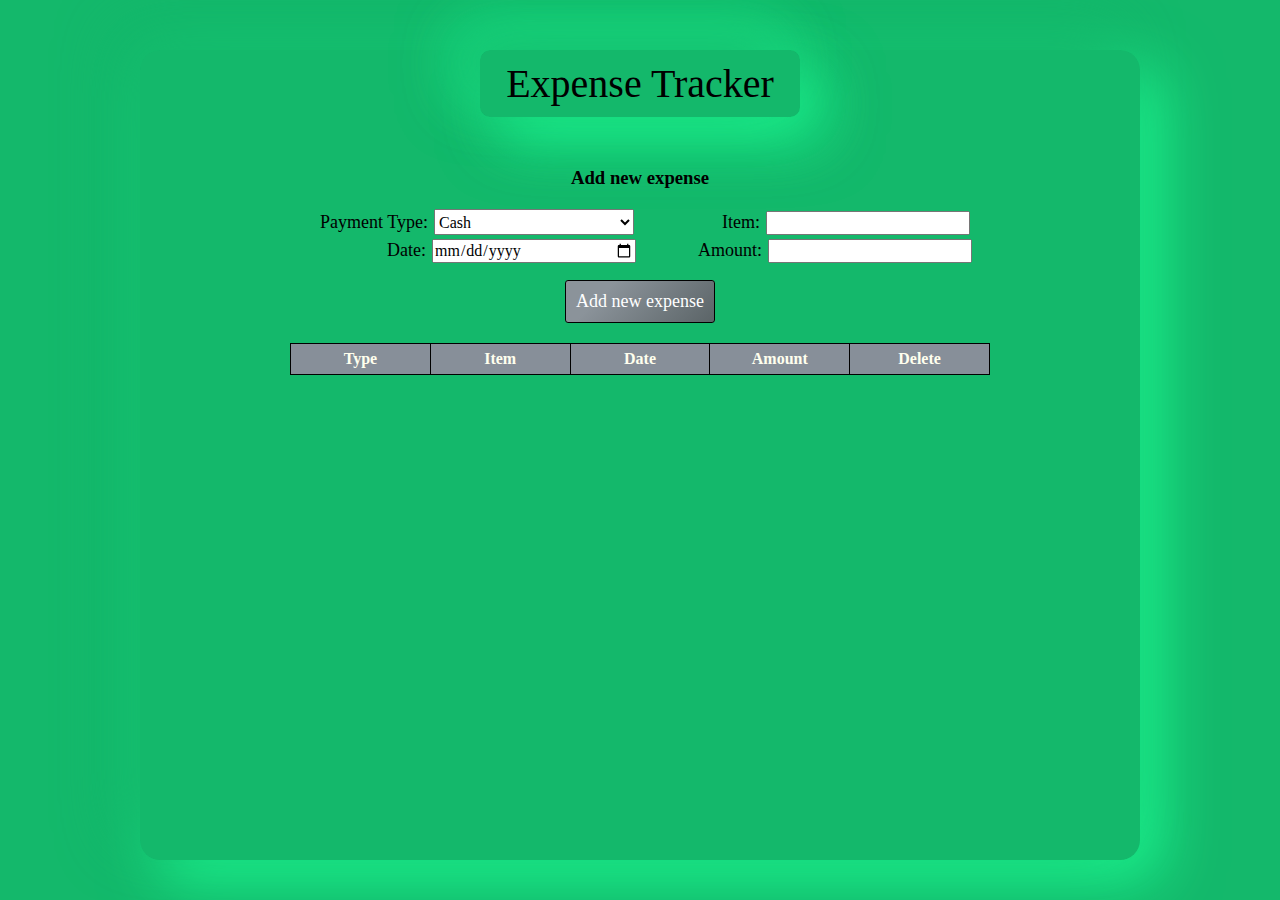
<file: Exptracker/index.html>
<!DOCTYPE html>
<html lang="en">

<head>
    <meta charset="UTF-8">
    <meta http-equiv="X-UA-Compatible" content="IE=edge">
    <meta name="viewport" content="width=device-width, initial-scale=1.0">
    <link rel="stylesheet" href="style.css">
    <link rel="stylesheet" href="https://cdnjs.cloudflare.com/ajax/libs/font-awesome/4.7.0/css/font-awesome.min.css">
    <title>Expense Tracker</title>
</head>

<body>
    <div class="container">
        <div class="max-width">
            <div class="title">Expense Tracker</div>
            <div class="input-data">
                <h3>Add new expense</h3><br>
                <label for="type">Payment Type: </label>
                <select id="type" name="type" id="type">
                    <option value="Cash">Cash</option>
                    <option value="Credit">Credit Card</option>
                    <option value="Debit">Debit Card</option>
                </select>
                <label for="name">Item: </label>
                <input id="name" type="text" name="name">
                <br>
                <label for="date">Date: </label>
                <input id="date" type="date" name="name">
                <label for="amount">Amount: </label>
                <input id="amount" type="number" name="amount">
            </div>
            <button class="add-button" type="button" onclick="addRow()">Add new expense</button>
            
            <table class="table-data" id="table-data">
                <tr>
                    <th>Type</th>
                    <th>Item</th>
                    <th>Date</th>
                    <th>Amount</th>
                    <th>Delete</th>
                </tr>
            </table>
        </div>
    </div>
    <script src="script.js"></script>
</body>

</html>
</file>
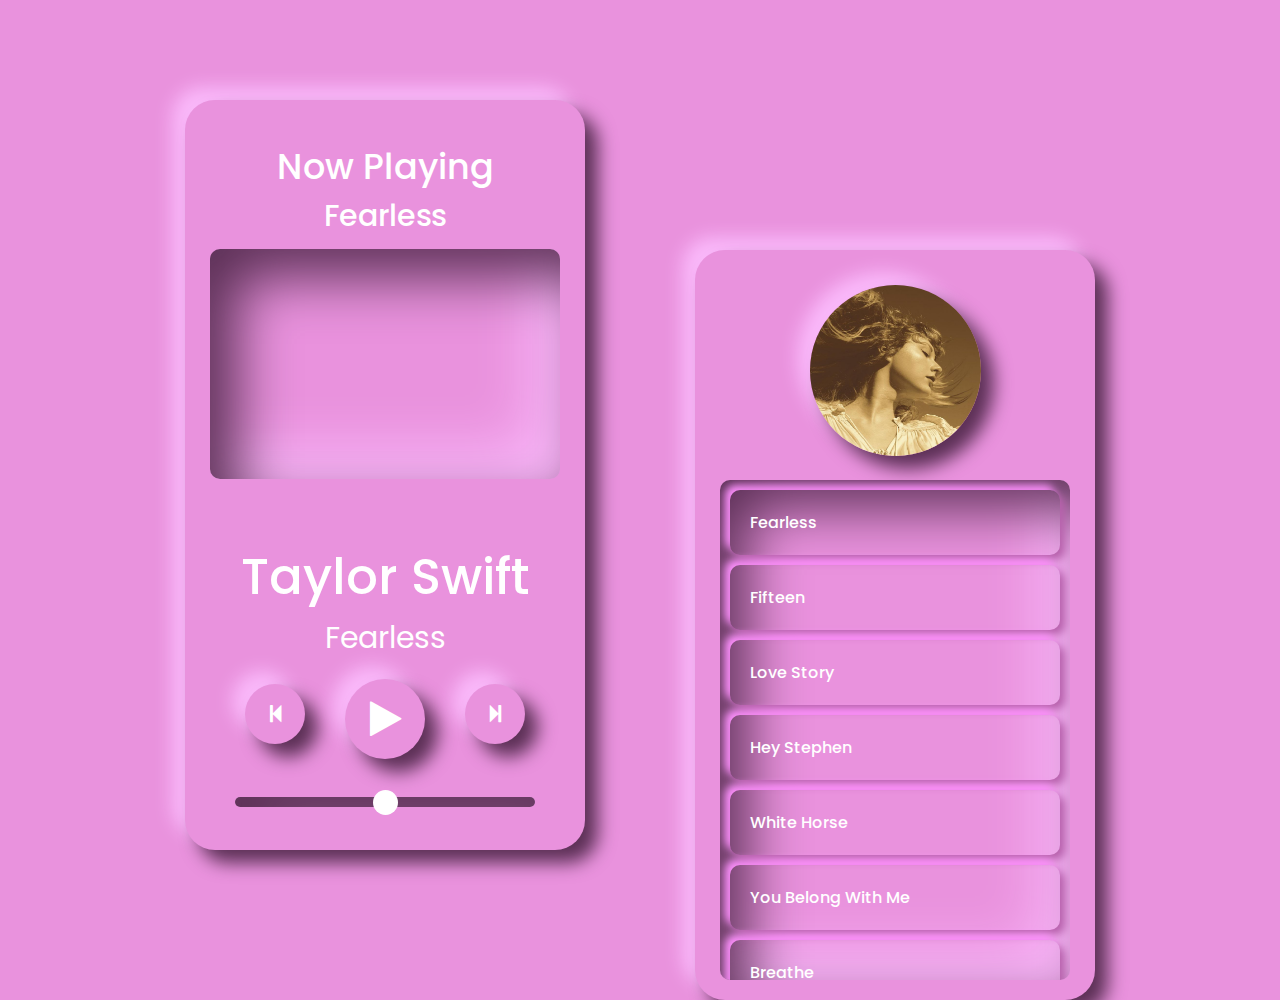
<file: music/index.html>
<!DOCTYPE html>
<html lang="en">

<head>
    <meta charset="UTF-8">
    <meta http-equiv="X-UA-Compatible" content="IE=edge">
    <meta name="viewport" content="width=device-width, initial-scale=1.0">
    <link rel="stylesheet" href="style.css">
    <link rel="stylesheet" href="https://cdnjs.cloudflare.com/ajax/libs/font-awesome/4.7.0/css/font-awesome.min.css">
    <title>Music</title>
</head>

<body>
    <div class="container">
        <div class="phone p1">
            <p class="playing">Now Playing</p>
            <p class="album">Fearless</p>
            <div class="box">
                <div class="bars">
                    <div id="bar-1" class="bar bar-1"></div>
                    <div id="bar-2" class="bar bar-2"></div>
                    <div id="bar-3" class="bar bar-3"></div>
                    <div id="bar-4" class="bar bar-4"></div>
                    <div id="bar-5" class="bar bar-5"></div>
                    <div id="bar-6" class="bar bar-6"></div>
                    <div id="bar-7" class="bar bar-7"></div>
                    <div id="bar-8" class="bar bar-8"></div>
                    <div id="bar-9" class="bar bar-9"></div>
                    <div id="bar-10" class="bar bar-10"></div>
                </div>
            </div>
            <div class="title">
                <p class="singer">Taylor Swift</p>
                <p id="song">Fearless</p>
            </div>
            <div class="audio">
                <i id="backward" class='fa fa-step-backward'></i>
                <i id="play" class='fa fa-play'></i>
                <i id="forward" class='fa fa-step-forward'></i>
            </div>

            <div class="volume">
                <input type="range" min="0" max="100" value="50" class="slider" id="myRange">
            </div>
        </div>

        <div class="phone p2">
            <div class="photo">
                <img src="images/taylor.png" alt="">
            </div>
            <div class="music-list">
                <div id="list" class="vertical-menu">
                    <!-- <p>link</p>
                    <p>link</p>
                    <p>link</p>
                    <p>link</p>
                    <p>link</p>
                    <p>link</p>
                    <p>link</p>
                    <p>link</p>
                    <p>link</p>
                    <p>link</p> -->
                </div>
            </div>
        </div>
    </div>

    <script src="script.js"></script>
</body>

</html>
</file>
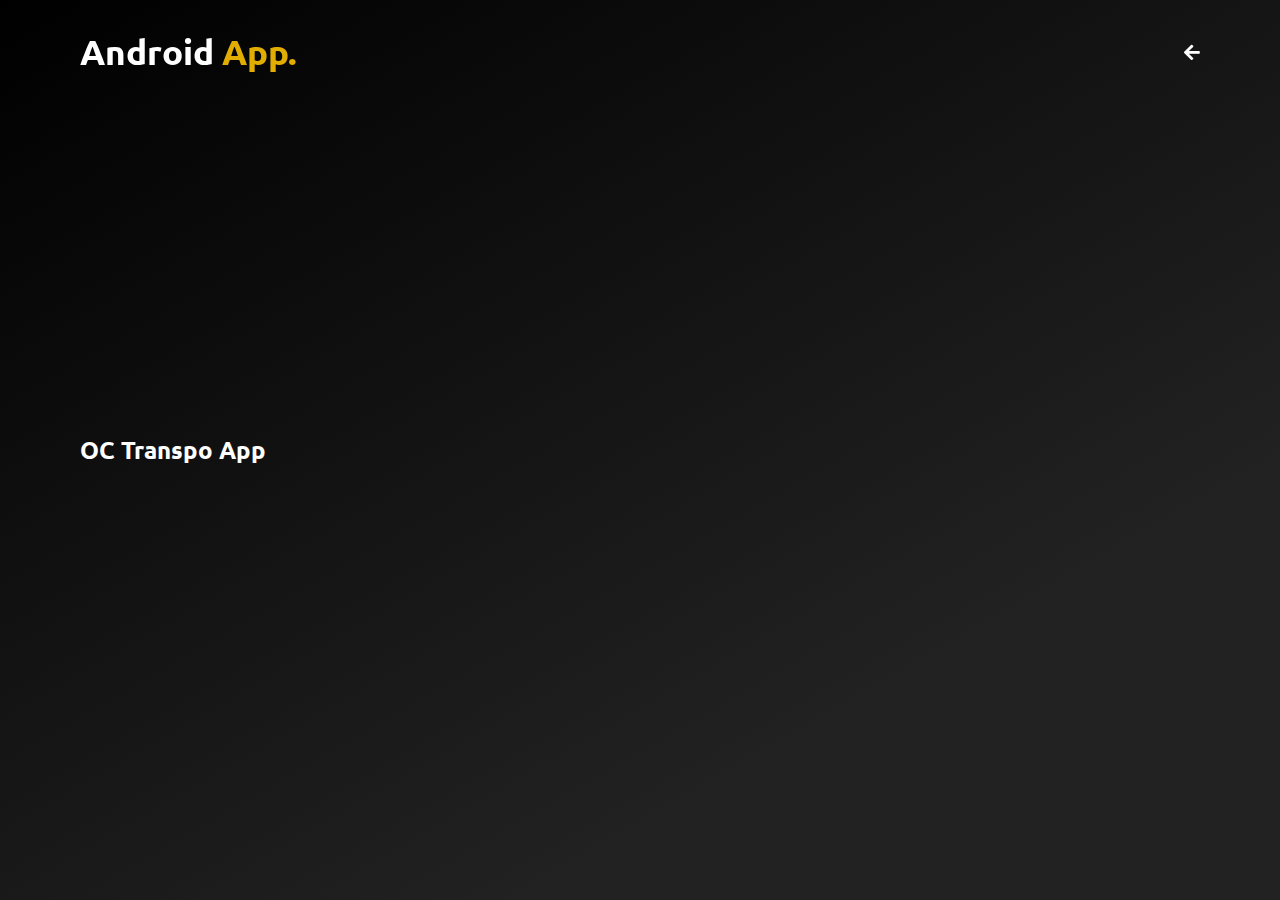
<file: portflio/androidapp.html>
<!DOCTYPE html>
<html lang="en">
<head>
    <meta charset="UTF-8">
    <meta http-equiv="X-UA-Compatible" content="IE=edge">
    <meta name="viewport" content="width=device-width, initial-scale=1.0">
    <link rel="stylesheet" href="style.css">
    <link rel="stylesheet" href="https://cdnjs.cloudflare.com/ajax/libs/font-awesome/5.15.3/css/all.min.css"/>
    <title>AndroidApp</title>
</head>
<body>
    <div class="scroll-up-btn">
        <i class="fas fa-angle-up"></i>
    </div>
    <nav class="navbar">
        <div class="max-width">
            <div class="logo"><a href="#">Android<span> App.</span></a></div>
            <ul class="menu">
                <li><a href="index.html">
                    <i class="fas fa-arrow-left" style="color: white"></i>
                </a></li>
            </ul>
            <div class="menu-btn">
                <i class="fa fa-bars"></i>
            </div>
        </div>
    </nav>

    <!-- Intro section start -->
    <section class="home" id="home">
        <div class="max-width">
            <div class="home-content">
                <h2>OC Transpo App</h2>
            </div>
        </div>
    </section>
    <script src="script.js"></script>
</body>
</html>
</file>
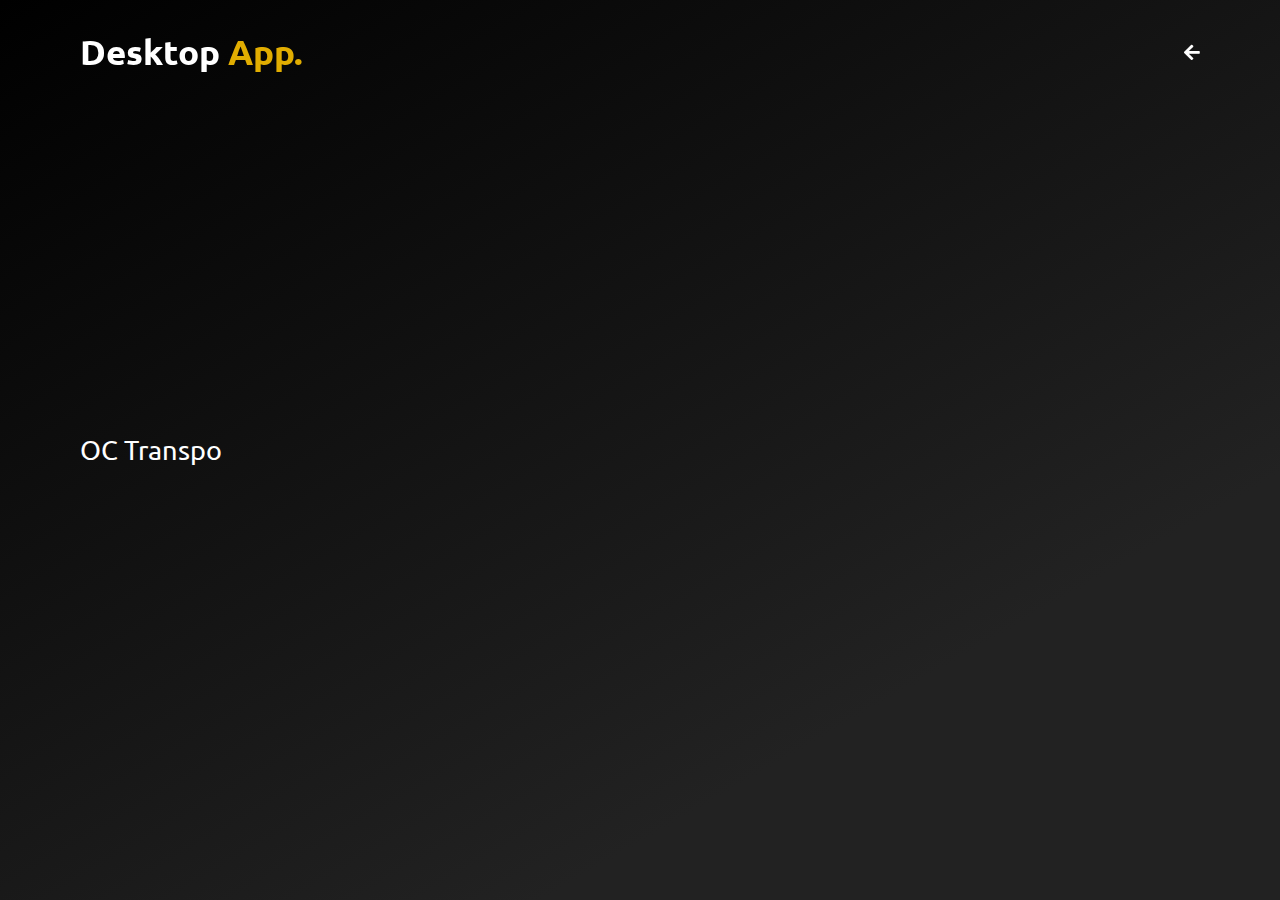
<file: portflio/deskptopapp.html>
<!DOCTYPE html>
<html lang="en">
<head>
    <meta charset="UTF-8">
    <meta http-equiv="X-UA-Compatible" content="IE=edge">
    <meta name="viewport" content="width=device-width, initial-scale=1.0">
    <link rel="stylesheet" href="style.css">
    <link rel="stylesheet" href="https://cdnjs.cloudflare.com/ajax/libs/font-awesome/5.15.3/css/all.min.css"/>
    <title>DesktopApp</title>
</head>
<body>
    <div class="scroll-up-btn">
        <i class="fas fa-angle-up"></i>
    </div>
    <nav class="navbar">
        <div class="max-width">
            <div class="logo"><a href="#">Desktop<span> App.</span></a></div>
            <ul class="menu">
                <li><a href="index.html">
                    <i class="fas fa-arrow-left"></i>
                </a></li>
            </ul>
            <div class="menu-btn">
                <i class="fa fa-bars"></i>
            </div>
        </div>
    </nav>

    <!-- home section start -->
    <section class="home" id="home">
        <div class="max-width">
            <div class="home-content">
                <div class="text-1">OC Transpo</div>
            </div>
        </div>
    </section>
    <script src="script.js"></script>
</body>
</html>
</file>
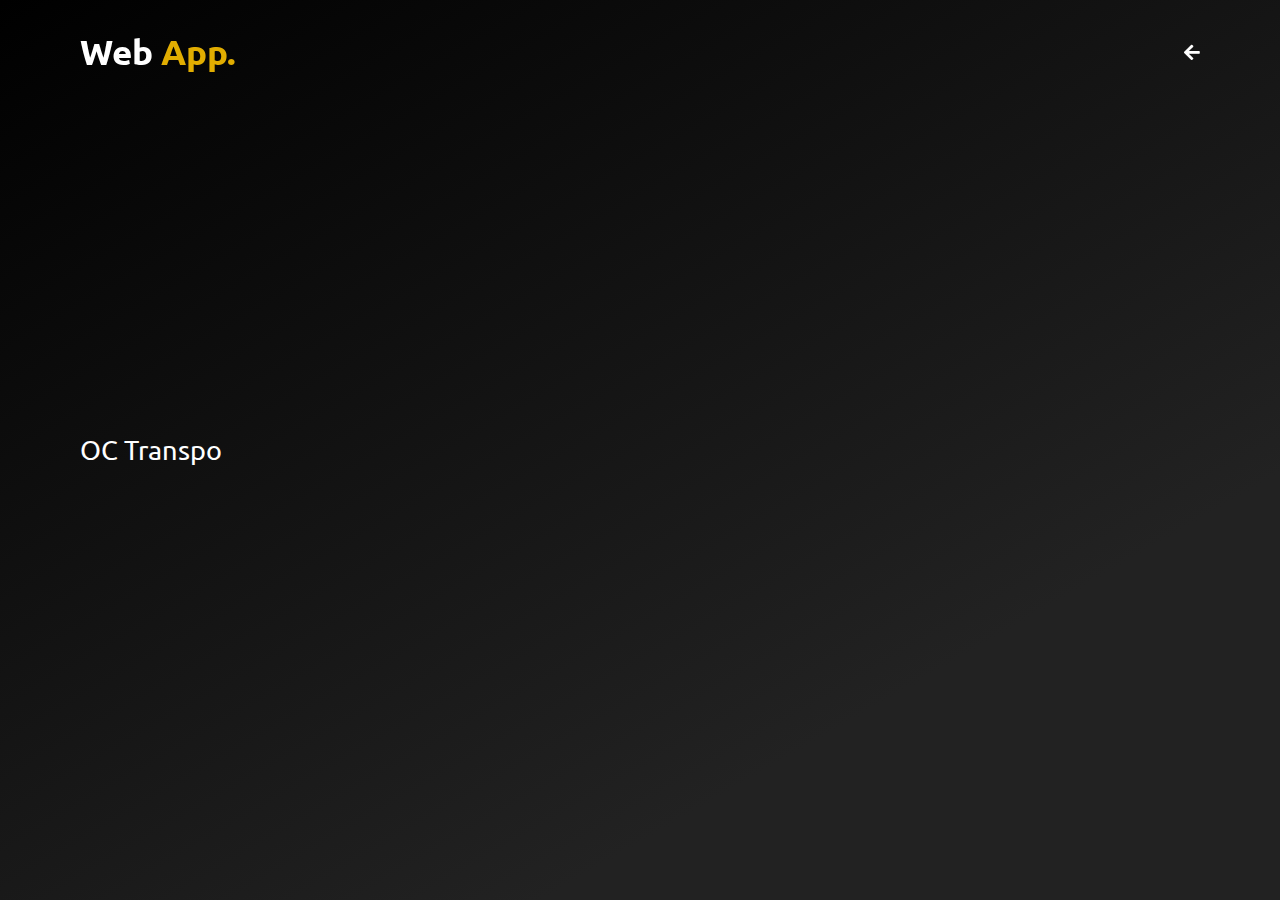
<file: portflio/webapp.html>
<!DOCTYPE html>
<html lang="en">
<head>
    <meta charset="UTF-8">
    <meta http-equiv="X-UA-Compatible" content="IE=edge">
    <meta name="viewport" content="width=device-width, initial-scale=1.0">
    <link rel="stylesheet" href="style.css">
    <link rel="stylesheet" href="https://cdnjs.cloudflare.com/ajax/libs/font-awesome/5.15.3/css/all.min.css"/>
    <title>WebApp</title>
</head>
<body>
    <div class="scroll-up-btn">
        <i class="fas fa-angle-up"></i>
    </div>
    <nav class="navbar">
        <div class="max-width">
            <div class="logo"><a href="#">Web<span> App.</span></a></div>
            <ul class="menu">
                <li><a href="index.html">
                    <i class="fas fa-arrow-left"></i>
                </a></li>
            </ul>
            <div class="menu-btn">
                <i class="fa fa-bars"></i>
            </div>
        </div>
    </nav>

    <!-- home section start -->
    <section class="home" id="home">
        <div class="max-width">
            <div class="home-content">
                <div class="text-1">OC Transpo</div>
            </div>
        </div>
    </section>
    <script src="script.js"></script>
</body>
</html>
</file>
<file: Exptracker/style.css>
* {
    padding: 0;
    margin: 0;
    text-decoration: none;
    font-family: serif;
}

:root {
    --background: #14b86b;
    --box-shadow: -20px -20px 60px #14b86b,
        20px 20px 60px #1cf891;
    --box-shadow-inset: -20px -20px 60px #1cf891,
        20px 20px 60px #14b86b;
}

body {
    background: var(--background);
}

.container {
    text-align: center;
    margin-left: auto;
    margin-right: auto;
    margin-top: 50px;
    width: 1000px;
    height: 90vh;
    box-shadow: var(--box-shadow);
    border-radius: 20px;
}

/* Title Styling */

.title {
    font-size: 40px;
    padding: 10px;
    width: 300px;
    margin: auto;
    box-shadow: var(--box-shadow), var(--box-shadow-inset);
    border-radius: 10px;
}


/* Input Stylign */

.input-data {
    padding-top: 50px;
    margin: auto;
    width: auto;
}

.input-data label {
    display: inline-block;
    width: 120px;
    text-align: right;
    font-size: 18px;
}

.input-data input[type=text], input[type="number"] {
    width: 200px;
    height: 20px;
    margin: 2px;
    font-size: 16px;
}

.input-data select {
    width: 200px;
    height: 26px;
    margin: 2px;
    font-size: 16px;
}

.input-data input[type="date"] {
    width: 200px;
    height: 20px;
    margin: 2px;
    font-size: 16px;
}

/* Button styling */

.add-button {
    margin: auto;
    margin-top: 15px;
    margin-bottom: 20px;
    padding: 10px;
    background-image: linear-gradient(315deg, #5b6467 0%, #8b939a 74%);
    border-radius: 3px;
    font-size: 18px;
    cursor: pointer;
    border: 1px solid #000;
    color: white;
}

button.add-button:hover {
    color: #000;
    background: none;
}


/* Table styling */

table.table-data {
    margin: auto;
    border-collapse: collapse;
    table-layout: fixed;
    width: 700px;
}

table.table-data th, td {
    border: 1px solid black;
}

table.table-data th {
    background-color: #878f99;
    color: #FFE;
    height: 30px;
}

table.table-data td {
    background-color: #a2b9bc;
    color: #FFE;
    height: 25px;
}

table.table-data td i {
    padding-left: 15px;
    padding-right: 15px;
}

table.table-data td i.fa {
    cursor: pointer;
}


/* Responsive media query start */

@media(max-width: 750px) {
    .container .max-width .input-data {
        width: 400px;
    }

    .container .input-data select, input {
        margin: 5px;
    }
}
</file>
<file: music/style.css>
@import url('https://fonts.googleapis.com/css2?family=Poppins:wght@400;500;600;700&display=swap');

* {
    padding: 0;
    margin: 0;
    font-family: 'Poppins', sans-serif;
}

:root {
    --bg: #e992dd;
    --black: #000;
    --white: #FFF;
    --box-shadow: 13px 13px 18px #5c3056,
        -13px -13px 18px #fab9fa;
    --box-shadow-inset: inset 28px 28px 56px #5c3056,
        inset -28px -28px 56px #fab9fa;
    --box-shadow-boxes: 5px 5px 8px #b660ab,
        -5px -5px 8px #ff92ff;
}

body {
    background-color: var(--bg);
}


.container {
    margin-left: auto;
    margin-right: auto;
    position: relative;
    width: 1000px;
    height: 100vh;
}


.phone {
    position: absolute;
    width: 400px;
    height: 750px;
    border-radius: 30px;
    box-shadow: var(--box-shadow);
}

.p1 {
    top: 100px;
    left: 45px;
}

.p2 {
    top: 250px;
    right: 45px;
}

.p1 .playing {
    margin-top: 40px;
    font-size: 35px;
    font-weight: 500;
    color: var(--white);
    text-align: center;
}

.p1 .album {
    font-size: 30px;
    font-weight: 500;
    color: var(--white);
    text-align: center;
}

/* animation box styling */

.p1 .box {
    margin-left: auto;
    margin-right: auto;
    margin-top: 10px;
    border-radius: 10px;
    width: 350px;
    height: 230px;
    box-shadow: var(--box-shadow-inset);
    position: relative;
}

.box .bars {
    position: absolute;
    margin-left: auto;
    margin-right: auto;
    left: 0;
    right: 0;
    width: 300px;
    height: 200px;
    bottom: 0;
}

.bars .bar {
    display: flex;
    position: absolute;
    bottom: 0;
    border-top-left-radius: 5px;
    border-top-right-radius: 5px;
    width: 25px;
    box-shadow: var(--box-shadow-boxes), var(--box-shadow-inset);
}

.bars .bar-1 {
    left: 0px;
    animation: move-1 .5s infinite;
    animation-play-state: paused;
}

@keyframes move-1 {
    0% {
        height: 20px;
    }

    50% {
        height: 100px;
    }

    100% {
        height: 100px;
    }
}

.bars .bar-2 {
    left: 31px;
    animation: move-2 .5s infinite;
    animation-play-state: paused;
}

@keyframes move-2 {
    0% {
        height: 30px;
    }

    50% {
        height: 170px;
    }

    100% {
        height: 170px;
    }
}

.bars .bar-3 {
    left: 62px;
    animation: move-3 .5s infinite;
    animation-play-state: paused;
}

@keyframes move-3 {
    0% {
        height: 60px;
    }

    50% {
        height: 140px;
    }

    100% {
        height: 140px;
    }
}

.bars .bar-4 {
    left: 93px;
    animation: move-4 .5s infinite;
    animation-play-state: paused;
}

@keyframes move-4 {
    0% {
        height: 90px;
    }

    50% {
        height: 110px;
    }

    100% {
        height: 110px;
    }
}

.bars .bar-5 {
    left: 124px;
    animation: move-5 .5s infinite;
    animation-play-state: paused;
}

@keyframes move-5 {
    0% {
        height: 120px;
    }

    50% {
        height: 80px;
    }

    100% {
        height: 80px;
    }
}

.bars .bar-6 {
    left: 155px;
    animation: move-6 .5s infinite;
    animation-play-state: paused;
}

@keyframes move-6 {
    0% {
        height: 120px;
    }

    50% {
        height: 90px;
    }

    100% {
        height: 90px;
    }
}


.bars .bar-7 {
    left: 186px;
    animation: move-7 .5s infinite;
    animation-play-state: paused;
}

@keyframes move-7 {
    0% {
        height: 90px;
    }

    50% {
        height: 110px;
    }

    100% {
        height: 110px;
    }
}

.bars .bar-8 {
    left: 217px;
    animation: move-8 .5s infinite;
    animation-play-state: paused;
}

@keyframes move-8 {
    0% {
        height: 60px;
    }

    50% {
        height: 140px;
    }

    100% {
        height: 140px;
    }
}

.bars .bar-9 {
    left: 248px;
    animation: move-9 .5s infinite;
    animation-play-state: paused;
}

@keyframes move-9 {
    0% {
        height: 30px;
    }

    50% {
        height: 170px;
    }

    100% {
        height: 170px;
    }
}

.bars .bar-10 {
    left: 279px;
    animation: move-10 .5s infinite;
    animation-play-state: paused;
}

@keyframes move-10 {
    0% {
        height: 50px;
    }

    50% {
        height: 140px;
    }

    100% {
        height: 140px;
    }
}


/* Song title  styling*/

.p1 .title {
    margin-top: 60px;
    color: var(--white);
    text-align: center;
    height: 120px;
}

.singer {
    font-size: 50px;
    font-weight: 500;
}

#song {
    font-size: 30px;
}


/* audio styling */

.audio {
    margin-left: auto;
    margin-right: auto;
    margin-top: 10px;
    height: 100px;
    width: 320px;
    border-radius: 10px;
    text-align: center;
    position: relative;
}

.fa {
    padding: 20px;
    box-shadow: var(--box-shadow);
    border-radius: 50%;
    margin-top: 10px;
    color: var(--white);
}

.fa:hover {
    box-shadow: var(--box-shadow-inset);
    color: var(--black);
    cursor: pointer;
}

#play {
    position: absolute;
    left: 0;
    right: 0;
    margin-left: auto;
    margin-right: auto;
    font-size: 40px;
    height: 40px;
    width: 40px;
}

.active {
    box-shadow: var(--box-shadow-inset);
    color: var(--black);
}

i.fa-step-forward, i.fa-step-backward {
    position: absolute;
    height: 20px;
    width: 20px;
    font-size: 20px;
    top: 5px;
}

i.fa-step-forward {
    right: 20px;
}

i.fa-step-backward {
    left: 20px;
}

/* Volume styling */

.container .volume {
    margin-top: 20px;
    margin-left: auto;
    margin-right: auto;
    width: 300px;
    height: 50px;
}

.volume .slider {
    -webkit-appearance: none;
    appearance: none;
    margin-top: 5px;
    width: 100%;
    height: 10px;
    background: var(--bg);
    box-shadow: var(--box-shadow-inset);
    cursor: pointer;
    border-radius: 5px;
}

.volume .slider::-webkit-slider-thumb {
    -webkit-appearance: none;
    appearance: none;
    width: 25px;
    height: 25px;
    background-color: var(--white);
    cursor: pointer;
    border-radius: 50%;
    transition-delay: .1s;
}

/* p2 animation */

/* image styling */

.p2 .photo {
    position: absolute;
    width: 170px;
    height: 170px;
    margin-left: auto;
    margin-right: auto;
    border-radius: 50%;
    top: 35px;
    left: 0;
    right: 0;
    text-align: center;
}

.photo img {
    width: 171px;
    height: 171px;
    border-radius: 50%;
    box-shadow: var(--box-shadow);
}


/* music list styling */

.music-list {
    position: absolute;
    bottom: 20px;
    width: 350px;
    height: 500px;
    margin-left: auto;
    margin-right: auto;
    left: 0;
    right: 0;
    border-radius: 10px;
    overflow: auto;
    box-shadow: var(--box-shadow-inset);
}

.vertical-menu {
    width: 100%;
}

.vertical-menu p {
    padding: 20px;
    display: block;
    margin: 10px;
    text-decoration: none;
    color: var(--white);
    font-weight: 450;
    box-shadow: var(--box-shadow-boxes);
    border-radius: 10px;
}

.vertical-menu p:hover {
    box-shadow: var(--box-shadow-inset);
    border-radius: 10px;
    cursor: pointer;
}

::-webkit-scrollbar {
    width: 20px;
}

/* Track */
::-webkit-scrollbar-track {
    box-shadow: var(--box-shadow-boxes);
    border-radius: 10px;
}

/* Handle */
::-webkit-scrollbar-thumb {
    cursor: pointer;
    background-color: #e679d8;
    border-radius: 10px;
}
</file>
<file: portflio/style.css>
@import url('https://fonts.googleapis.com/css2?family=Poppins:wght@400;500;600;700&family=Ubuntu:wght@400;500;700&display=swap');
* {
    margin: 0;
    padding: 0;
    box-sizing: border-box;
    text-decoration: none;
}

html {
    scroll-behavior: smooth;
}

.max-width {
    max-width: 1300px;
    padding: 0 80px;
    margin: auto;
}

/* navbar styling */
.navbar {
    position: fixed;
    width: 100%;
    z-index: 999;
    padding: 30px 0;
    font-family: 'Ubuntu', sans-serif;
    transition: all 0.3 ease;
}

.navbar.sticky {
    padding: 15px 0;
    background: #E1AD01;
}

.navbar .max-width {
    display: flex;
    align-items: center;
    justify-content: space-between;
}

.navbar .logo a {
    color: #FFF;
    font-size: 35px;
    font-weight: 600;
}

.navbar .logo a span {
    color: #E1AD01;
    transition: all 0.3 ease;
}

.navbar.sticky .logo a span {
    color: #FFF;
}

.navbar .menu li {
    list-style: none;
    display: inline-block;
}

.navbar .menu li a {
    display: block;
    color: #FFF;
    font-size: 18px;
    font-weight: 500;
    margin-left: 25px;
    transition: color 0.3s ease;
}

.navbar .menu li a:hover {
    color: #E1AD01;
}

.navbar.sticky .menu li a:hover {
    color: #FFF;
}

/* menu btn styling */
.menu-btn {
    color: #FFF;
    font-size: 23px;
    cursor: pointer;
    display: none;
}

.scroll-up-btn {
    position: fixed;
    height: 45px;
    width: 42px;
    background: #E1AD01;
    right: 30px;
    bottom: 10px;
    text-align: center;
    line-height: 45px;
    color: #FFF;
    z-index: 9999;
    font-size: 30px;
    border-radius: 6px;
    cursor: pointer;
    opacity: 0;
    pointer-events: none;
    transition: all 0.3s ease;
}

.scroll-up-btn.show {
    bottom: 30px;
    opacity: 1;
    pointer-events: auto;
}


/* home section styling */
.home {
    display: flex;
    background: #111;/*url("images/banner.png") no-repeat center;*/
    background-image: linear-gradient(150deg, #000000 0%, #222 74%);
    height: 100vh;
    color: #FFF;
    min-height: 500px;
    background-attachment: fixed;
    font-family: 'Ubuntu', sans-serif;
}

.home .max-width {
    width: 100%;
    display: flex;
}

.home .home-content .text-1 {
    font-size: 27px;
}

.home .home-content .text-2 {
    font-size: 75px;
    font-weight: 600;
    margin-left: -3px;
}

.home .home-content .text-3 {
    font-size: 40px;
    margin: 5px 0;
}

.home .home-content .text-3 span{
    color: #E1AD01;
    font-weight: 500;
}

.home .home-content a {
    display: inline-block;
    background: #E1AD01;
    color: #FFF;
    font-size: 25px;
    padding: 12px 36px;
    margin-top: 20px;
    border-radius: 6px;
    border: 2px solid #E1AD01;
    transition: all 0.3 ease;
}

.home .home-content a:hover {
    color: #E1AD01;
    background: none;
}

/* all similar content styling code */

section {
    padding: 100px 0;
}

.about, .projects, .skills, .teams, .contact, footer {
    font-family: 'Poppins', sans-serif;
}

.about .about-content, 
.projects .proj-content,
.skills .skills-content,
.contact .contact-content {
    display: flex;
    flex-wrap: wrap;
    align-items: center;
    justify-content: space-between;
}

section .title {
    position: relative;
    text-align: center;
    font-size: 40px;
    font-weight: 500;
    margin-bottom: 60px;
    padding-bottom: 20px;
    font-family: 'Ubuntu', sans-serif;
}

section .title::before {
    content: "";
    position: absolute;
    bottom: 0px;
    left: 50%;
    width: 180px;
    height: 3px;
    background: #111;
    transform: translateX(-50%);
}

section .title::after {
    position: absolute;
    bottom: -12px;
    left: 50%;
    font-size: 20px;
    color:#E1AD01;
    padding: 5px;
    background: #FFF;
    transform: translateX(-50%);
}

/* about section styling */


.about .title::after {
    content: "who i am";
}

.about .about-content .left {
    width: 45%;
}

.about .about-content .left img {
    height: 400px;
    width: 400px;
    object-fit: cover;
    border-radius: 6px;
}

.about .about-content .right {
    width: 55%;
}

.about .about-content .right .text {
    font-size: 22.4px;
    font-weight: 600;
    margin-bottom: 10px;
}

.about .about-content .right .text span {
    color:#E1AD01;
}

.about .about-content .right p {
    text-align:  justify;
}

.about .about-content .right a {
    display: inline-block;
    background: #E1AD01;
    color: #FFF;
    font-size: 20px;
    padding: 10px 30px;
    margin-top: 20px;
    border-radius: 6px;
    border: 2px solid #E1AD01;
    transition: all 0.3 ease;
}

.about .about-content .right a:hover {
    color:#E1AD01;
    background: none;
}

/* Projects section styling */

.projects, .teams {
    color:#FFF;
    background: #111;
}

.projects .title::before, 
.teams .title::before {
    background: #FFF;
}

.projects .title::after,
.teams .title::after  {
    background: #111;
    content: "what i created"
}


.projects .proj-content .card {
    width: calc(33% - 20px);
    background: #222;
    text-align: center;
    border-radius: 6px;
    padding: 20px 25px;
    cursor: pointer;
}

.projects .proj-content .card:hover {
    background: #E1AD01;
}

.projects .proj-content .card i {
    font-size: 50px;
    color: #E1AD01;
    transition: all 0.3s ease;
}

.projects .proj-content .card i:hover {
    transform: rotateY(180deg) scale(1.3) ;
}

.projects .proj-content .card .box {
    transition: white 0.3s ease;
}

.projects .proj-content .card:hover .box {
    transform: scale(1.05);
}

.projects .proj-content .card:hover i {
    color: #FFF;
}

.projects .proj-content .card .text {
    padding-top: 10px;
    font-size: 25px;
    font-weight: 500;
    margin-bottom: 10px 0 7px 0;
}

/* skills section styling */

.skills .title::after {
    content: "what i learned";
}

.skills .skills-content .column {
    width: calc(50% - 30px);
}

.skills .skills-content .left .text {
    font-size: 20px;
    font-weight: 600;
    margin-bottom: 10px;
}

.skills .skills-content .left p {
    text-align: justify;
}

.skills .skills-content .left a {
    display: inline-block;
    background: #E1AD01;
    color: #FFF;
    font-size: 18px;
    padding: 8px 16px;
    margin-top: 20px;
    border-radius: 6px;
    border: 2px solid #E1AD01;
    transition: all 0.3 ease;
}

.skills .skills-content .left a:hover {
    color:#E1AD01;
    background: none;
}

.skills .skills-content .right .bars {
    margin-bottom: 15px;
}

.skills .skills-content .right .info {
    display: flex;
    margin-bottom: 5px;
    justify-items: center;
    justify-content: space-between;
}

.skills .skills-content .right span {
    font-weight: 500;
    font-size: 18px;
}

.skills .skills-content .right .line {
    height: 5px;
    width: 100%;
    background: lightgrey;
    position: relative;
}

.skills .skills-content .right .line::before {
    content: "";
    position: absolute;
    height: 100%;
    left: 0;
    top: 0;
    background: #E1AD01;
}

.skills-content .right .html::before {
    width: 80%;
}

.skills-content .right .css::before {
    width: 60%;
}

.skills-content .right .js::before {
    width: 50%;
}

.skills-content .right .php::before {
    width: 50%;
}

.skills-content .right .mysql::before {
    width: 70%;
}


/* teams section styling */

.teams .title::after {
    content: "who with me";
}

.teams .carousel .card {
    background: #222;
    border-radius: 6px;
    padding: 25px 35px;
    text-align: center;
    transition: all 0.3s ease;
}

.teams .carousel .card:hover {
    background: #E1AD01;
}

.teams .carousel .card .box {
    display: flex;
    flex-direction: column;
    align-items: center;
    justify-content: center;
}

.teams .carousel .card:hover .box {
    transform: scale(1.05);
}

.teams .carousel .card .text {
    font-size: 25px;
    font-weight: 500;
    margin: 10px 0 7px 0;
}

.teams .carousel .card img {
    height: 150px;
    width: 150px;
    object-fit: cover;
    border-radius: 50%;
    border: 5px solid #E1AD01;
    transition: all 0.3s ease;
}

.teams .carousel .card:hover img {
    border-color: #FFF;
}

.owl-dots {
    text-align: center;
    margin-top: 20px;
}

.owl-dot {
    height: 13px;
    width: 13px;
    margin: 0 5px;
    outline: none!important;
    border-radius: 50%;
    border: 2px solid #E1AD01!important;
    transition: all 0.3s ease;
}

.owl-dot.active {
    width: 35px;
    border-radius: 14px;
}

.owl-dot.active,
.owl-dot.active:hover {
    background: #E1AD01!important;
}


/* contact section styling */
.contact .title::after {
    content: "get in touch";
}

.contact .contact-content .column {
    width: calc(50% - 30px);
}

.contact .contact-content .text {
    font-size: 20px;
    font-weight: 600;
    margin-bottom: 10px;
}

.contact .contact-content .left p {
    text-align: justify;
}

.contact .contact-content .left .icons {
    margin: 10px 0
}

.contact .contact-content .row {
    display: flex;
    height: 65px;
    align-items: center;
}

.contact .contact-content .row .info {
    margin-left: 30px;
}

.contact .contact-content .row i {
    font-size: 25px;
    color:#E1AD01;
}

.contact .contact-content .row .info .head {
    font-weight: 500;
}

.contact .contact-content .row .info .sub-title {
    color: #333;
}

.contact .contact-content .row .info .sub-title a {
    color: #111;
}

.contact .right form .fields {
    display: flex;
}

.contact .right form .field, 
.contact .right form .fields .field {
    height: 45px;
    width: 100%;
    margin-bottom: 15px;
}

.contact .right form .textarea {
    height: 80px;
    width: 100%;
}

.contact .right form .name {
    margin-right: 10px;
}

.contact .right form .email {
    margin-left: 10px;
}

.contact .right form .field input,
.contact .right form .textarea textarea {
    height: 100%;
    width: 100%;
    border: 1px solid lightgrey;
    border-radius: 6px;
    outline: none;
    padding: 0 15px;
    font-size: 17px;
    font-family: 'Poppins', sans-serif;
}

.contact .right form .textarea textarea {
    padding-top: 10px;
    resize: none;
}

.contact .right form .button {
    height: 47px;
    width: 170px;
}

.contact .right form .button button {
    width: 100%;
    height: 100%;
    border: 2px solid #E1AD01;
    background: #E1AD01;
    font-size: 20px;
    font-weight: 500;
    border-radius: 6px;
    cursor: pointer;
    transition: all 0.3s ease;
}

.contact .right form .button button:hover {
    color: #E1AD01;
    background: none;
}

/* footer section styling */
footer {
    background: #111;
    padding: 20px 23px;
    color: #FFF;
}

footer span a {
    color: #E1AD01;
    text-decoration: none;
}

footer span a:hover {
    text-decoration: underline;
}














/* responsive media query start */

@media(max-width: 1300px) {
    .home .max-width {
        margin-left: 0px;
    }
}

@media(max-width: 1104px) {
    .about .about-content .left img {
        height: 350px;
        width: 350px;
    }
}

@media(max-width: 991px) {
    .max-width {
        padding: 0 50px;
    }
}

@media(max-width: 940px) {
    .max-width {
        padding: 0 50px;
    }

    .menu-btn {
        display: block;
        z-index: 999;
    }

    .menu-btn i.active::before {
        content: "\f00d";
    }

    .navbar .menu {
        position: fixed;
        height: 100vh;
        width: 100%;
        left: -100%;
        top: 0;
        background: #111;
        text-align: center;
        padding-top: 80px;
        transition: all 0.3s ease;
    }

    .navbar .menu.active {
        left: 0;
    }

    .navbar .menu li {
        display: block;
    }

    .navbar .menu li a {
        display: inline-block;
        margin: 20px 0;
        font-size: 25px;
    }

    .home .home-content .text-2 {
        font-size: 70px;
    }
    
    .home .home-content .text-3 {
        font-size: 35px;
    }

    .home .home-content a {
        font-size: 23px;
        padding: 10px 30px;
    }

    .max-width {
        max-width: 800px;
    }

    .about .about-content .column {
        width: 100%;
    }

    .about .about-content .left {
        display: flex;
        justify-content: center;
        margin-bottom: 0 auto 60px;
    }

    .about .about-content .right {
        flex: 100%;
    }

    .projects .proj-content .card {
        width: calc(50% - 10px);
        margin-bottom: 20px;
    }

    .skills .skills-content .column,
    .contact .contact-content .column  {
        width: 100%;
        margin-bottom: 35px;
    }
    
}

@media(max-width: 690px) {
    .max-width {
        padding: 0 23px;
    }

    .home .home-content .text-2 {
        font-size: 60px;
    }
    
    .home .home-content .text-3 {
        font-size: 32px;
    }

    .home .home-content a {
        font-size: 20px;
    }

    .projects .proj-content .card {
        width: 100%;
    }
}

@media(max-width: 500px) {

    .home .home-content .text-2 {
        font-size: 50px;
    }
    
    .home .home-content .text-3 {
        font-size: 32px;
    }
}
</file>
